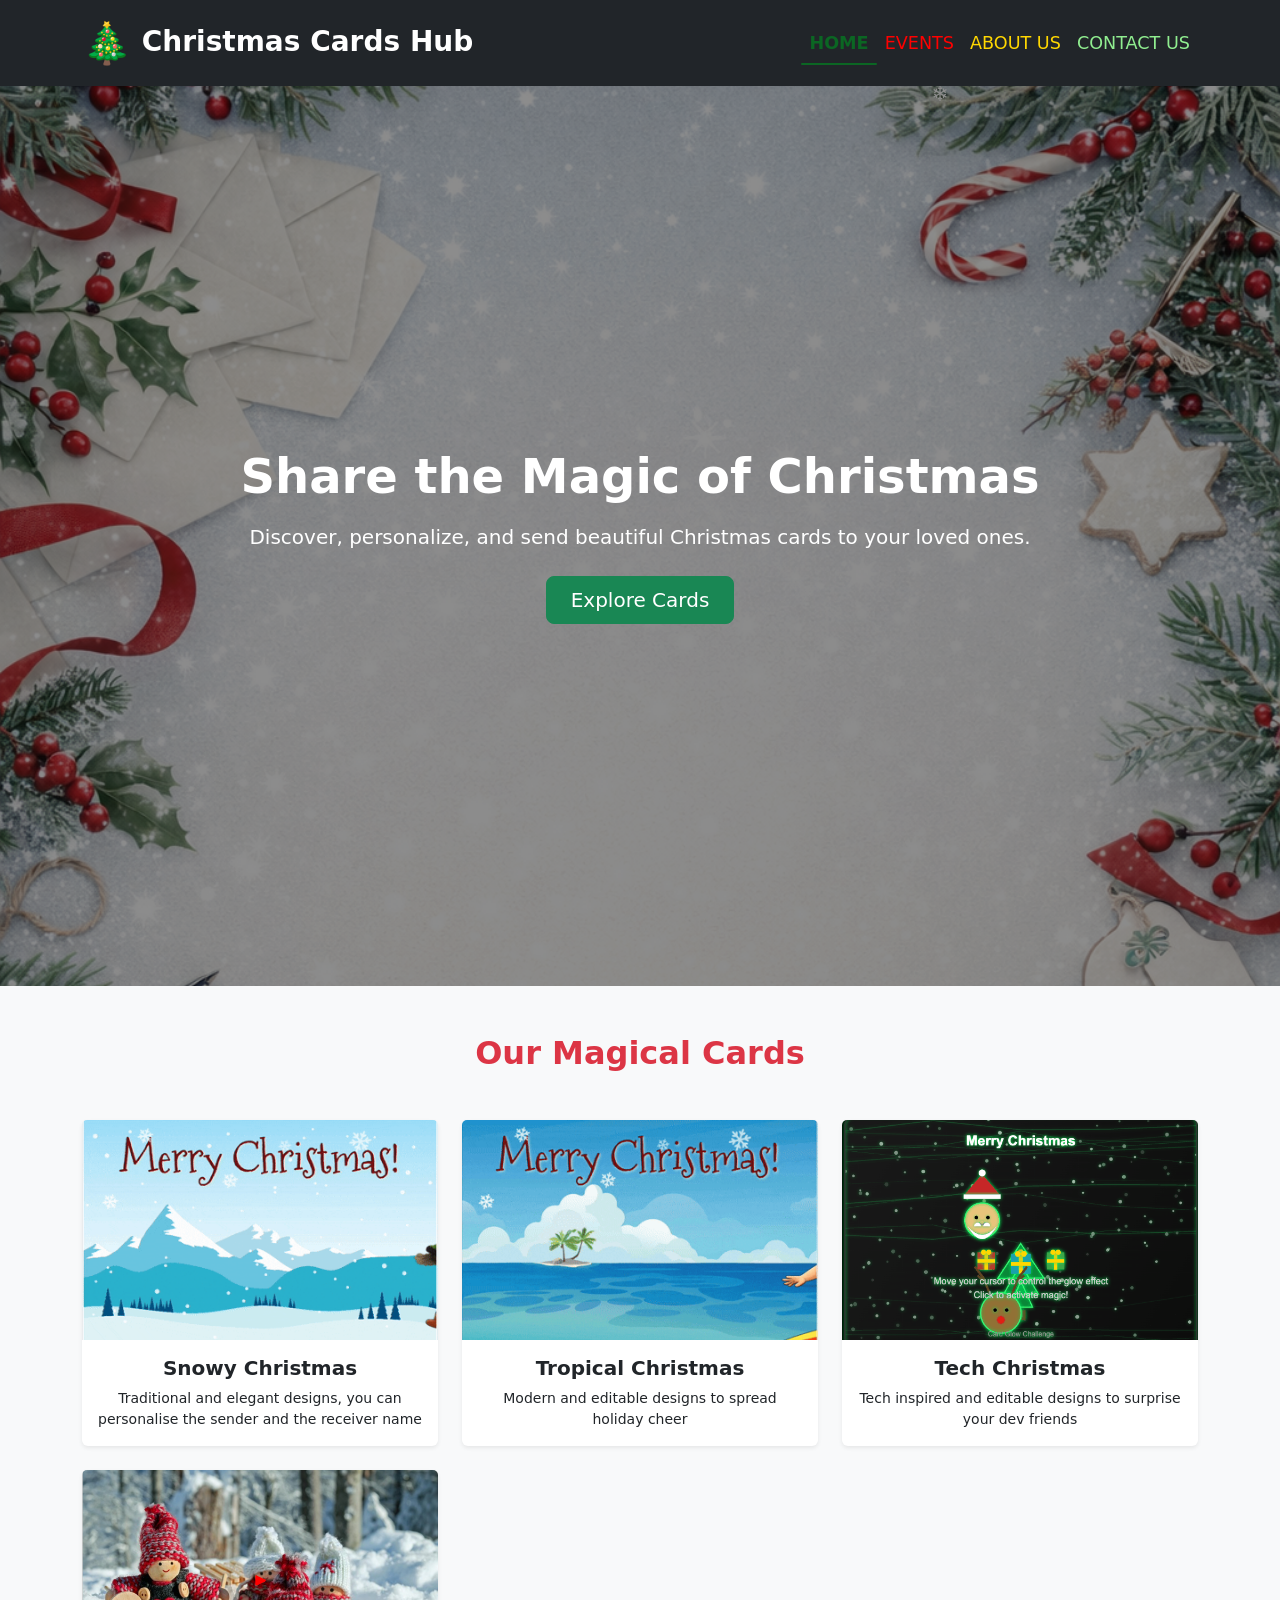
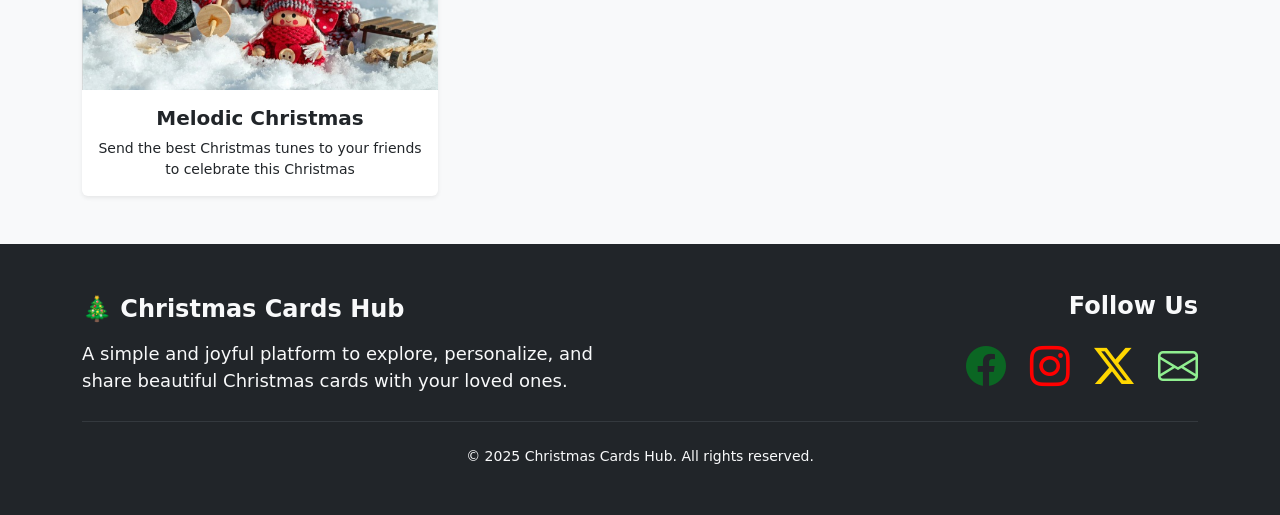
<file: index.html>
<!DOCTYPE html>
<html lang="en">

<head>
  <meta charset="UTF-8">
  <meta name="viewport" content="width=device-width, initial-scale=1.0">

  <link href="https://cdn.jsdelivr.net/npm/bootstrap@5.3.8/dist/css/bootstrap.min.css" rel="stylesheet"
    integrity="sha384-sRIl4kxILFvY47J16cr9ZwB07vP4J8+LH7qKQnuqkuIAvNWLzeN8tE5YBujZqJLB" crossorigin="anonymous">
  <link href="https://cdn.jsdelivr.net/npm/bootstrap-icons@1.11.3/font/bootstrap-icons.css" rel="stylesheet">
  <link rel="stylesheet" href="assets/css/main.css">

  <title>HOME - Christmas Cards Hub</title>
</head>

<body class="d-flex flex-column min-vh-100">
  <!-- Header -->
  <header>
    <nav class="navbar navbar-expand-lg navbar-dark bg-dark shadow-sm">
      <div class="container">
        <a class="navbar-brand fw-bold" href="index.html">
            Christmas Cards Hub
        </a>
        <button class="navbar-toggler" type="button" data-bs-toggle="collapse" data-bs-target="#mainNavbar" aria-controls="mainNavbar" aria-expanded="false" aria-label="Toggle navigation">
          <span class="navbar-toggler-icon"></span>
        </button>
        <div class="collapse navbar-collapse justify-content-center justify-content-lg-end" id="mainNavbar">
          <ul class="navbar-nav mb-2 mb-lg-0 text-center">
            <li class="nav-item">
              <a class="nav-link" href="index.html">HOME</a>
            </li>
            <li class="nav-item">
              <a class="nav-link" href="events.html">EVENTS</a>
            </li>
            <li class="nav-item">
              <a class="nav-link" href="about.html">ABOUT US</a>
            </li>
            <li class="nav-item">
              <a class="nav-link" href="#" data-bs-toggle="modal" data-bs-target="#contactModal">CONTACT US</a>
            </li>
          </ul>
        </div>
      </div>
    </nav>
  </header>

  <main class="flex-grow-1">
    <!-- Hero Section -->
    <section class="hero-section position-relative text-center text-white">
      <div class="hero-overlay"></div>
      <div class="container position-relative hero-content d-flex justify-content-center align-items-center flex-column"
        style="min-height: 100vh;">
        <h1 class="display-5 fw-bold mb-3">Share the Magic of Christmas</h1>
        <p class="lead mb-4">Discover, personalize, and send beautiful Christmas cards to your loved ones.</p>
        <a href="#our-magical-cards" class="btn btn-success btn-lg px-4">Explore Cards</a>
      </div>
    </section>

    <!-- Our Cards Section -->
    <section id="our-magical-cards" class="cards-section py-5">
      <div class="container">
        <div class="text-center mb-5">
          <h2 class="fw-bold text-danger">Our Magical Cards</h2>
        </div>
        <div class="row g-4">
          <!-- CARD -->
          <div class="col-sm-6 col-lg-4">
            <a href="editable-card1.html" class="text-decoration-none">
              <div class="card h-100 shadow-sm border-0">
                <img src="assets/images/cards/tree-card-preview.gif" loading="lazy" class="card-img-top" alt="Classic Christmas Card">
                <div class="card-body text-center">
                  <h5 class="card-title">Snowy Christmas</h5>
                  <p class="card-text small">Traditional and elegant designs, you can personalise the sender and the receiver name</p>
                </div>
              </div>
            </a>
          </div>

          <!-- CARD -->
          <div class="col-sm-6 col-lg-4">
            <a href="editable-card2.html" class="text-decoration-none">
              <div class="card h-100 shadow-sm border-0">
                <img src="assets/images/cards/santa-card-preview.gif" loading="lazy" class="card-img-top" alt="Tropical Christmas Card">
                <div class="card-body text-center">
                  <h5 class="card-title">Tropical Christmas</h5>
                  <p class="card-text small">Modern and editable designs to spread holiday cheer</p>
                </div>
              </div>
            </a>
          </div>

          <!-- CARD -->
          <div class="col-sm-6 col-lg-4">
            <a href="cards2d.html" class="text-decoration-none">
              <div class="card h-100 shadow-sm border-0">
                <img src="assets/images/cards/tech-card-preview.gif" loading="lazy" class="card-img-top" alt="Tech Christmas Card">
                <div class="card-body text-center">
                  <h5 class="card-title">Tech Christmas</h5>
                  <p class="card-text small">Tech inspired and editable designs to surprise your dev friends</p>
                </div>
              </div>
            </a>
          </div>

          <!-- CARD -->
          <div class="col-sm-6 col-lg-4">
            <a href="hana-audio-card.html" class="text-decoration-none">
              <div class="card h-100 shadow-sm border-0">
                <img src="assets/images/cards/sound-card-preview.png" loading="lazy" class="card-img-top" alt="Melodic Christmas Card">
                <div class="card-body text-center">
                  <h5 class="card-title">Melodic Christmas</h5>
                  <p class="card-text small">Send the best Christmas tunes to your friends to celebrate this Christmas</p>
                </div>
              </div>
            </a>
          </div>


        </div>
      </div>
    </section>
    </main>


  


    <!-- Contact Modal -->
<div 
  class="modal fade" 
  id="contactModal" 
  role="dialog" 
  data-bs-backdrop="static" 
  data-bs-keyboard="false" 
  tabindex="-1" 
  aria-labelledby="contactModalLabel" 
  aria-hidden="true"
>
  <div class="modal-dialog modal-dialog-centered">
    <div class="modal-content">

      <!-- Modal Header -->
      <div class="modal-header">
        <h5 class="modal-title" id="contactModalLabel">Contact Us</h5>
        <button 
          type="button" 
          class="btn-close" 
          data-bs-dismiss="modal" 
          aria-label="Close"
        ></button>
      </div>

      <!-- Modal Body -->
      <div class="modal-body d-flex justify-content-center">
        <form id="christmasContactForm">
          <!-- Name Field -->
          <div class="mb-3">
            <label class="form-label" for="name">Your Name</label>
            <input 
              type="text" 
              class="form-control" 
              id="name" 
              placeholder="Enter your name" 
              required
            />
          </div>
          <!-- Email Field -->
          <div class="mb-3">
            <label class="form-label" for="email">Your Email</label>
            <input 
              type="email" 
              class="form-control" 
              id="email" 
              placeholder="Enter your email" 
              required
            />
          </div>
          <!-- Message Field -->
          <div class="mb-3">
            <label class="form-label" for="message">Your Message</label>
            <textarea 
              class="form-control" 
              id="message" 
              rows="3" 
              placeholder="Write your message" 
              required
            ></textarea>
          </div>
          <!-- Submit Button -->
          <div class="text-end">
            <button type="submit" class="btn btn-success">
              Send
            </button>
          </div>
        </form>
      </div>
    </div>
  </div>
</div>

<!-- Success Toast -->
<div 
  class="toast align-items-center text-bg-success border-0 position-fixed p-1" 
  id="successToast" 
  role="alert" 
  aria-live="assertive" 
  aria-atomic="true" 
  style="top: 82px; right: 1%; display: none;"
>
  <div class="d-flex">
    <div class="toast-body text-center">
      Thank you for sending us a message!
    </div>
    <button 
      type="button" 
      class="btn-close btn-close-white me-2 m-auto" 
      data-bs-dismiss="toast" 
      aria-label="Close"
    ></button>
  </div>
</div>

  <!-- Footer -->
  <footer class="bg-dark text-light mt-auto">
    <div class="container py-5">
      <div class="row align-items-center gy-4">
        <div class="col-md-6 text-center text-md-start">
          <h5 class="footer-title mb-3">🎄 Christmas Cards Hub</h5>
          <p class="footer-text mb-0">A simple and joyful platform to explore, personalize, and share beautiful
            Christmas cards with your loved ones.</p>
        </div>
        <div class="col-md-6 text-center text-md-end">
          <h5 class="footer-title mb-3">Follow Us</h5>
          <div class="d-flex justify-content-center justify-content-md-end gap-4">
            <a href="https://www.facebook.com/" class="footer-icon" aria-label="Facebook"><i
                class="bi bi-facebook"></i></a>
            <a href="https://www.instagram.com/" class="footer-icon" aria-label="Instagram"><i
                class="bi bi-instagram"></i></a>
            <a href="https://x.com/" class="footer-icon" aria-label="Twitter"><i class="bi bi-twitter-x"></i></a>
            <a href="mailto:test@test.test" class="footer-icon" aria-label="Email"><i class="bi bi-envelope"></i></a>
          </div>
        </div>
      </div>
      <hr class="border-secondary my-4">
      <div class="text-center small">© 2025 Christmas Cards Hub. All rights reserved.</div>
    </div>
  </footer>

  <script src="https://cdn.jsdelivr.net/npm/bootstrap@5.3.8/dist/js/bootstrap.bundle.min.js"
    integrity="sha384-FKyoEForCGlyvwx9Hj09JcYn3nv7wiPVlz7YYwJrWVcXK/BmnVDxM+D2scQbITxI"
    crossorigin="anonymous"></script>
  <script src="assets/js/main.js"></script>
    <script src="assets/js/contact-modal.js"></script>

</body>

</html>
</file>
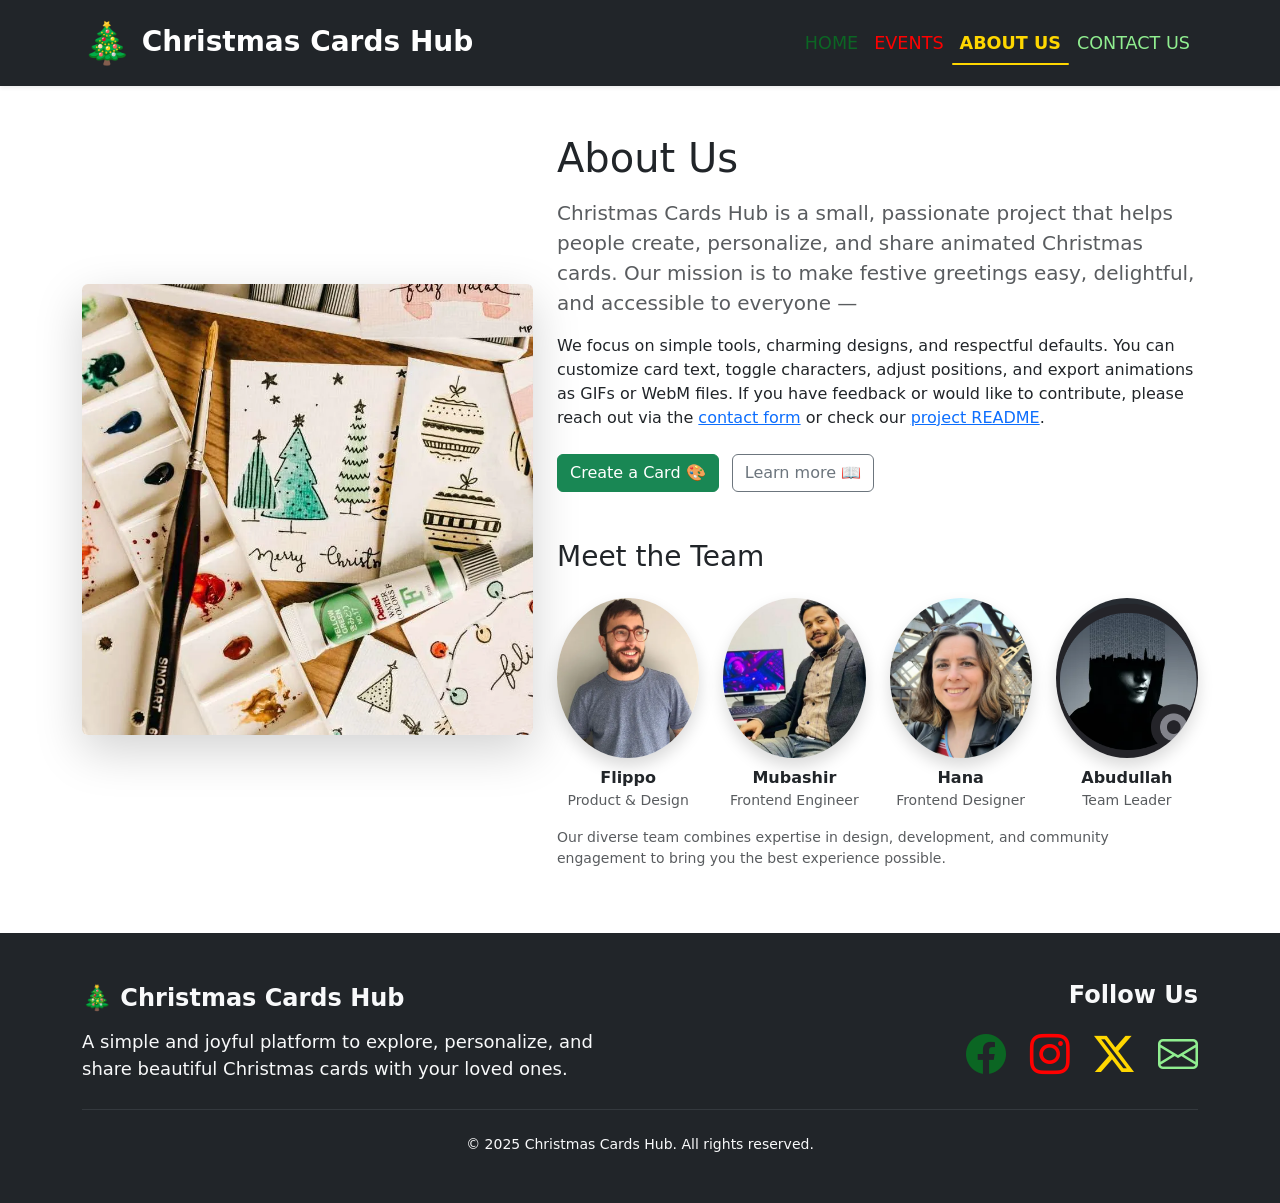
<file: about.html>
<!DOCTYPE html>
<html lang="en">
<head>
  <meta charset="UTF-8">
  <meta name="viewport" content="width=device-width, initial-scale=1.0">

  <link
    href="https://cdn.jsdelivr.net/npm/bootstrap@5.3.8/dist/css/bootstrap.min.css"
    rel="stylesheet"
    integrity="sha384-sRIl4kxILFvY47J16cr9ZwB07vP4J8+LH7qKQnuqkuIAvNWLzeN8tE5YBujZqJLB"
    crossorigin="anonymous"
  >
  <link
    href="https://cdn.jsdelivr.net/npm/bootstrap-icons@1.11.3/font/bootstrap-icons.css"
    rel="stylesheet"
  >
  <link rel="stylesheet" href="assets/css/main.css">
  <title>ABOUT US - Christmas Cards Hub</title>
</head>

<body class="d-flex flex-column min-vh-100">
  <!-- Header -->
  <header>
   <nav class="navbar navbar-expand-lg navbar-dark bg-dark shadow-sm">
      <div class="container">
        <a class="navbar-brand fw-bold" href="index.html">
            Christmas Cards Hub
        </a>
        <button class="navbar-toggler" type="button" data-bs-toggle="collapse" data-bs-target="#mainNavbar" aria-controls="mainNavbar" aria-expanded="false" aria-label="Toggle navigation">
          <span class="navbar-toggler-icon"></span>
        </button>
        <div class="collapse navbar-collapse justify-content-center justify-content-lg-end" id="mainNavbar">
          <ul class="navbar-nav mb-2 mb-lg-0 text-center">
            <li class="nav-item">
              <a class="nav-link" href="index.html">HOME</a>
            </li>
            <li class="nav-item">
              <a class="nav-link" href="events.html">EVENTS</a>
            </li>
            <li class="nav-item">
              <a class="nav-link" href="about.html">ABOUT US</a>
            </li>
            <li class="nav-item">
              <a class="nav-link" href="#" data-bs-toggle="modal" data-bs-target="#contactModal">CONTACT US</a>
            </li>
          </ul>
        </div>
      </div>
    </nav>
  </header>

  <main class="flex-grow-1">
    <!-- About Section -->
    <section class="py-5" aria-labelledby="about-heading">
      <div class="container">
        <div class="row align-items-center gy-4">
          <div class="col-md-5">
            <img
              src="assets/images/about.webp"
              alt="Festive illustration representing Christmas Cards Hub"
              class="img-fluid rounded shadow-lg"
            />
          </div>

          <div class="col-md-7">
            <h1 id="about-heading" class="display-6 mb-3">About Us</h1>
            <p class="lead text-muted">
              Christmas Cards Hub is a small, passionate project that helps
              people create, personalize, and share animated Christmas cards.
              Our mission is to make festive greetings easy, delightful, and
              accessible to everyone — 
            </p>

            <p>
              We focus on simple tools, charming designs, and respectful
              defaults. You can customize card text, toggle characters, adjust
              positions, and export animations as GIFs or WebM files. If you
              have feedback or would like to contribute, please reach out via
              the <a href="#" data-bs-toggle="modal" data-bs-target="#contactModal">contact form</a>
              or check our <a href="https://github.com/alakeldev/Christmas-Cards-Hub/blob/main/README.md">project README</a>.
            </p>

            <div class="mt-4">
              <a href="index.html" class="btn btn-success me-2">Create a Card 🎨</a>
              <a href="https://github.com/alakeldev/Christmas-Cards-Hub/blob/main/README.md" class="btn btn-outline-secondary">Learn more 📖</a>
            </div>
            
            <!-- Meet the Team -->
            <section class="mt-5" aria-labelledby="team-heading">
              <h2 id="team-heading" class="h3 mb-4">Meet the Team</h2>

              <div class="row gy-4">
                <div class="col-6 col-md-3 text-center">
                  <img src="assets/images/team/member1.webp" alt="Member 1" class="img-fluid rounded-circle shadow team-photo mb-2" />
                  <div class="fw-semibold">Flippo </div>
                  <div class="text-muted small">Product & Design</div>
                </div>

                <div class="col-6 col-md-3 text-center">
                  <img src="assets/images/team/member2.jpg" alt="Member 2" class="img-fluid rounded-circle shadow team-photo mb-2" />
                  <div class="fw-semibold">Mubashir</div>
                  <div class="text-muted small">Frontend Engineer</div>
                </div>

                <div class="col-6 col-md-3 text-center">
                  <img src="assets/images/team/member3.webp" alt="Member 3" class="img-fluid rounded-circle shadow team-photo mb-2" />
                  <div class="fw-semibold">Hana</div>
                  <div class="text-muted small">Frontend Designer</div>
                </div>

                <div class="col-6 col-md-3 text-center">
                  <img src="assets/images/team/member4.webp" alt="Member 4" class="img-fluid rounded-circle shadow team-photo mb-2" />
                  <div class="fw-semibold">Abudullah</div>
                  <div class="text-muted small">Team Leader</div>
                </div>
              </div>
              <p class="mt-3 small text-muted">
                Our diverse team combines expertise in design, development, and
                community engagement to bring you the best experience possible.
              </p>
            </section>
          </div>
        </div>
      </div>
    </section>

  </main>

 

<!-- Contact Modal -->
<div 
  class="modal fade" 
  id="contactModal" 
  role="dialog" 
  data-bs-backdrop="static" 
  data-bs-keyboard="false" 
  tabindex="-1" 
  aria-labelledby="contactModalLabel" 
  aria-hidden="true"
>
  <div class="modal-dialog modal-dialog-centered">
    <div class="modal-content">

      <!-- Modal Header -->
      <div class="modal-header">
        <h5 class="modal-title" id="contactModalLabel">Contact Us</h5>
        <button 
          type="button" 
          class="btn-close" 
          data-bs-dismiss="modal" 
          aria-label="Close"
        ></button>
      </div>

      <!-- Modal Body -->
      <div class="modal-body d-flex justify-content-center">
        <form id="christmasContactForm">
          <!-- Name Field -->
          <div class="mb-3">
            <label class="form-label" for="name">Your Name</label>
            <input 
              type="text" 
              class="form-control" 
              id="name" 
              placeholder="Enter your name" 
              required
            />
          </div>
          <!-- Email Field -->
          <div class="mb-3">
            <label class="form-label" for="email">Your Email</label>
            <input 
              type="email" 
              class="form-control" 
              id="email" 
              placeholder="Enter your email" 
              required
            />
          </div>
          <!-- Message Field -->
          <div class="mb-3">
            <label class="form-label" for="message">Your Message</label>
            <textarea 
              class="form-control" 
              id="message" 
              rows="3" 
              placeholder="Write your message" 
              required
            ></textarea>
          </div>
          <!-- Submit Button -->
          <div class="text-end">
            <button type="submit" class="btn btn-success">
              Send
            </button>
          </div>
        </form>
      </div>
    </div>
  </div>
</div>

<!-- Success Toast -->
<div 
  class="toast align-items-center text-bg-success border-0 position-fixed p-1" 
  id="successToast" 
  role="alert" 
  aria-live="assertive" 
  aria-atomic="true" 
  style="top: 82px; right: 1%; display: none;"
>
  <div class="d-flex">
    <div class="toast-body text-center">
      Thank you for sending us a message!
    </div>
    <button 
      type="button" 
      class="btn-close btn-close-white me-2 m-auto" 
      data-bs-dismiss="toast" 
      aria-label="Close"
    ></button>
  </div>
</div>


  <!-- Footer -->
  <footer class="bg-dark text-light mt-auto">
    <div class="container py-5">
      <div class="row align-items-center gy-4">
        <div class="col-md-6 text-center text-md-start">
          <h5 class="footer-title mb-3">🎄 Christmas Cards Hub</h5>
          <p class="footer-text mb-0">
            A simple and joyful platform to explore, personalize, and share
            beautiful Christmas cards with your loved ones.
          </p>
        </div>

        <div class="col-md-6 text-center text-md-end">
          <h5 class="footer-title mb-3">Follow Us</h5>
          <div class="d-flex justify-content-center justify-content-md-end gap-4">
            <a href="https://www.facebook.com/" class="footer-icon" aria-label="Facebook"><i class="bi bi-facebook"></i></a>
            <a href="https://www.instagram.com/" class="footer-icon" aria-label="Instagram"><i class="bi bi-instagram"></i></a>
            <a href="https://x.com/" class="footer-icon" aria-label="Twitter"><i class="bi bi-twitter-x"></i></a>
            <a href="mailto:test@test.test" class="footer-icon" aria-label="Email"><i class="bi bi-envelope"></i></a>
          </div>
        </div>
      </div>

      <hr class="border-secondary my-4">

      <div class="text-center small">
        © 2025 Christmas Cards Hub. All rights reserved.
      </div>
    </div>
  </footer>
  <script
    src="https://cdn.jsdelivr.net/npm/bootstrap@5.3.8/dist/js/bootstrap.bundle.min.js"
    integrity="sha384-FKyoEForCGlyvwx9Hj09JcYn3nv7wiPVlz7YYwJrWVcXK/BmnVDxM+D2scQbITxI"
    crossorigin="anonymous"
  ></script>
  <script src="assets/js/main.js"></script>
    <script src="assets/js/contact-modal.js"></script>


</body>
</html>
</file>
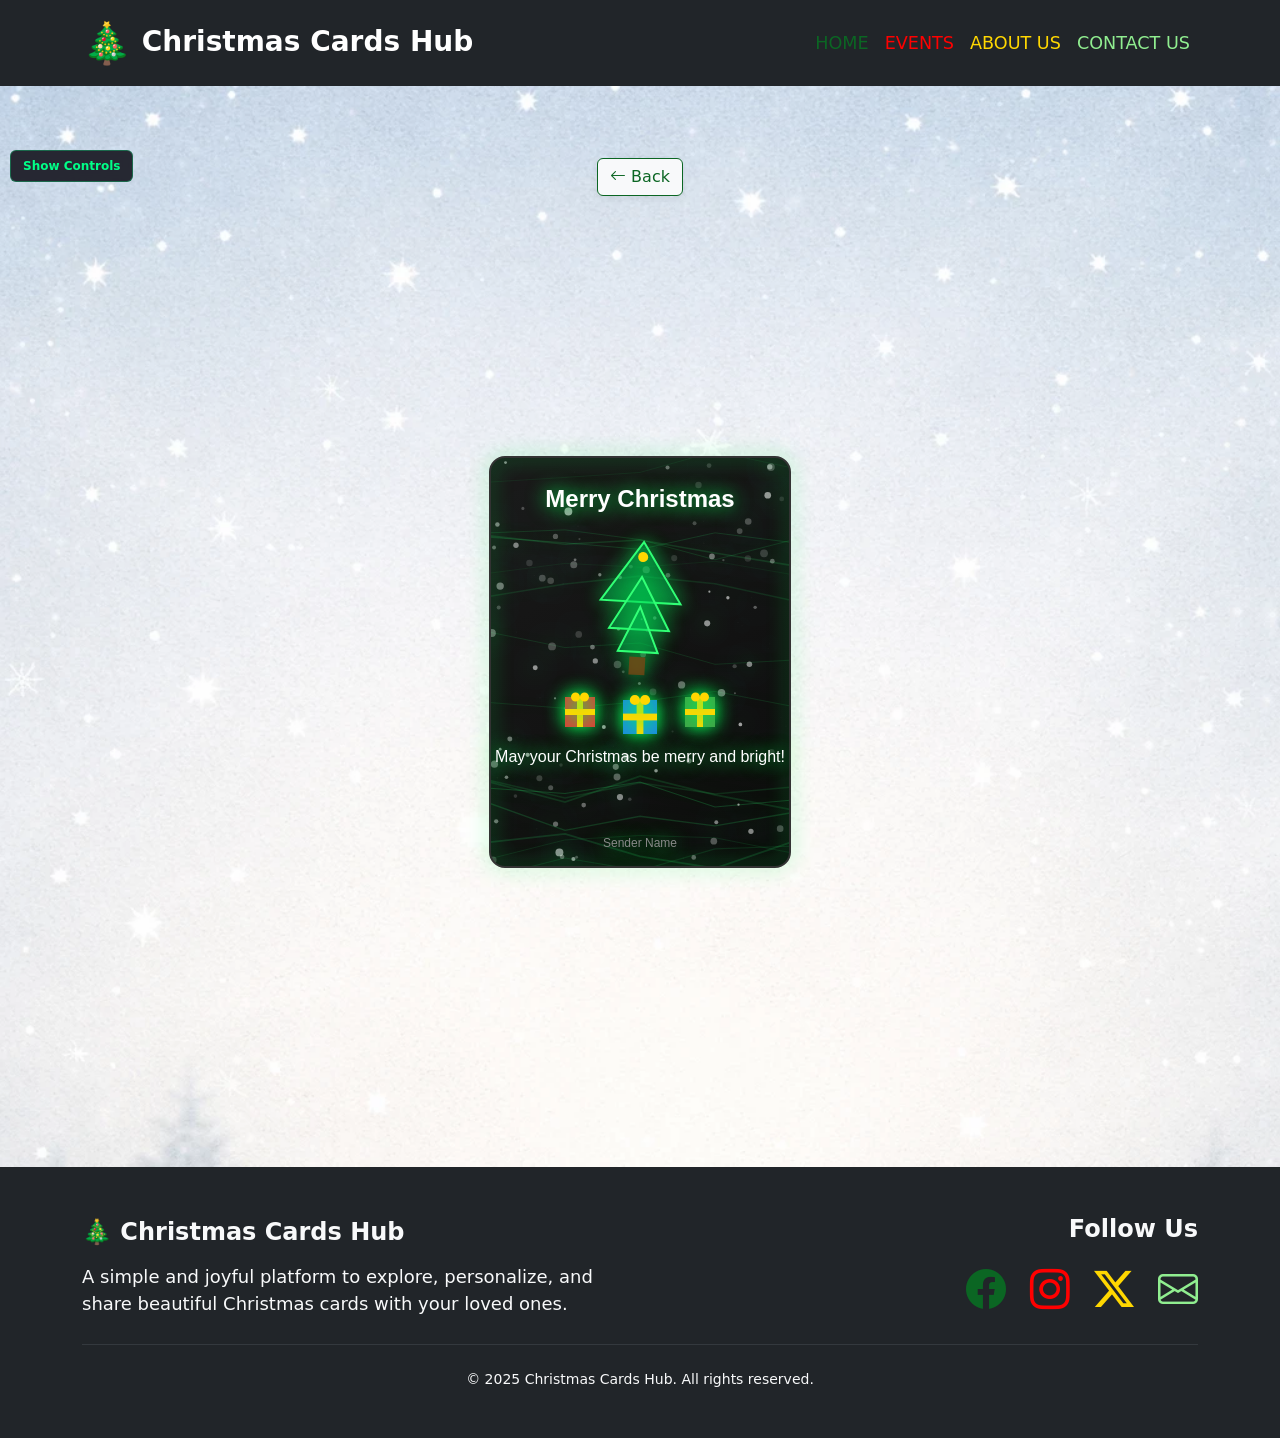
<file: cards2d.html>
<!DOCTYPE html>
<html lang="en">
<head>
  <meta charset="UTF-8">
  <meta name="viewport" content="width=device-width, initial-scale=1.0">

  <link
    href="https://cdn.jsdelivr.net/npm/bootstrap@5.3.8/dist/css/bootstrap.min.css"
    rel="stylesheet"
    integrity="sha384-sRIl4kxILFvY47J16cr9ZwB07vP4J8+LH7qKQnuqkuIAvNWLzeN8tE5YBujZqJLB"
    crossorigin="anonymous"
  >
  <link
    href="https://cdn.jsdelivr.net/npm/bootstrap-icons@1.11.3/font/bootstrap-icons.css"
    rel="stylesheet"
  >
  <link rel="stylesheet" href="assets/css/main.css">
  <link rel="stylesheet" href="assets/css/style-2d.css">
  

  <title>MAKE YOUR OWN CARD - Christmas Cards Hub</title>
</head>

<body class="d-flex flex-column min-vh-100">
  <!-- Header -->
  <header>
    <nav class="navbar navbar-expand-lg navbar-dark bg-dark shadow-sm">
      <div class="container">
        <a class="navbar-brand fw-bold" href="index.html">
            Christmas Cards Hub
        </a>
        <button class="navbar-toggler" type="button" data-bs-toggle="collapse" data-bs-target="#mainNavbar" aria-controls="mainNavbar" aria-expanded="false" aria-label="Toggle navigation">
          <span class="navbar-toggler-icon"></span>
        </button>
        <div class="collapse navbar-collapse justify-content-center justify-content-lg-end" id="mainNavbar">
          <ul class="navbar-nav mb-2 mb-lg-0 text-center">
            <li class="nav-item">
              <a class="nav-link" href="index.html">HOME</a>
            </li>
            <li class="nav-item">
              <a class="nav-link" href="events.html">EVENTS</a>
            </li>
            <li class="nav-item">
              <a class="nav-link" href="about.html">ABOUT US</a>
            </li>
            <li class="nav-item">
              <a class="nav-link" href="#" data-bs-toggle="modal" data-bs-target="#contactModal">CONTACT US</a>
            </li>
          </ul>
        </div>
      </div>
    </nav>
  </header>

<main class="flex-grow-1 min-vh-100 ">
  <!-- Cards 2D Section -->
  <section class="cards-section py-5 editable-card-main position-relative">
    <div class="back-btn-container d-flex justify-content-center gap-2">
      <a href="index.html" class="btn btn-light back-btn-styled" title="Back to Home">
        <i class="bi bi-arrow-left"></i> Back
      </a>
    </div>
    <canvas id="cardCanvas"></canvas>
  </section>
</main>

 


<!-- Contact Modal -->
<div 
  class="modal fade" 
  id="contactModal" 
  role="dialog" 
  data-bs-backdrop="static" 
  data-bs-keyboard="false" 
  tabindex="-1" 
  aria-labelledby="contactModalLabel" 
  aria-hidden="true"
>
  <div class="modal-dialog modal-dialog-centered">
    <div class="modal-content">

      <!-- Modal Header -->
      <div class="modal-header">
        <h5 class="modal-title" id="contactModalLabel">Contact Us</h5>
        <button 
          type="button" 
          class="btn-close" 
          data-bs-dismiss="modal" 
          aria-label="Close"
        ></button>
      </div>

      <!-- Modal Body -->
      <div class="modal-body d-flex justify-content-center">
        <form id="christmasContactForm">
          <!-- Name Field -->
          <div class="mb-3">
            <label class="form-label" for="name">Your Name</label>
            <input 
              type="text" 
              class="form-control" 
              id="name" 
              placeholder="Enter your name" 
              required
            />
          </div>
          <!-- Email Field -->
          <div class="mb-3">
            <label class="form-label" for="email">Your Email</label>
            <input 
              type="email" 
              class="form-control" 
              id="email" 
              placeholder="Enter your email" 
              required
            />
          </div>
          <!-- Message Field -->
          <div class="mb-3">
            <label class="form-label" for="message">Your Message</label>
            <textarea 
              class="form-control" 
              id="message" 
              rows="3" 
              placeholder="Write your message" 
              required
            ></textarea>
          </div>
          <!-- Submit Button -->
          <div class="text-end">
            <button type="submit" class="btn btn-success">
              Send
            </button>
          </div>
        </form>
      </div>
    </div>
  </div>
</div>

<!-- Success Toast -->
<div 
  class="toast align-items-center text-bg-success border-0 position-fixed p-1" 
  id="successToast" 
  role="alert" 
  aria-live="assertive" 
  aria-atomic="true" 
  style="top: 82px; right: 1%; display: none;"
>
  <div class="d-flex">
    <div class="toast-body text-center">
      Thank you for sending us a message!
    </div>
    <button 
      type="button" 
      class="btn-close btn-close-white me-2 m-auto" 
      data-bs-dismiss="toast" 
      aria-label="Close"
    ></button>
  </div>
</div>

  <!-- Footer -->
  <footer class="bg-dark text-light mt-auto">
    <div class="container py-5">
      <div class="row align-items-center gy-4">
        <div class="col-md-6 text-center text-md-start">
          <h5 class="footer-title mb-3">🎄 Christmas Cards Hub</h5>
          <p class="footer-text mb-0">A simple and joyful platform to explore, personalize, and share beautiful Christmas cards with your loved ones.</p>
        </div>
        <div class="col-md-6 text-center text-md-end">
          <h5 class="footer-title mb-3">Follow Us</h5>
          <div class="d-flex justify-content-center justify-content-md-end gap-4">
            <a href="https://www.facebook.com/" class="footer-icon" aria-label="Facebook"><i class="bi bi-facebook"></i></a>
            <a href="https://www.instagram.com/" class="footer-icon" aria-label="Instagram"><i class="bi bi-instagram"></i></a>
            <a href="https://x.com/" class="footer-icon" aria-label="Twitter"><i class="bi bi-twitter-x"></i></a>
            <a href="mailto:test@test.test" class="footer-icon" aria-label="Email"><i class="bi bi-envelope"></i></a>
          </div>
        </div>
      </div>
      <hr class="border-secondary my-4">
      <div class="text-center small">© 2025 Christmas Cards Hub. All rights reserved.</div>
    </div>
  </footer>

  <script src="https://cdn.jsdelivr.net/npm/bootstrap@5.3.8/dist/js/bootstrap.bundle.min.js" integrity="sha384-FKyoEForCGlyvwx9Hj09JcYn3nv7wiPVlz7YYwJrWVcXK/BmnVDxM+D2scQbITxI" crossorigin="anonymous"></script>
  <script src="assets/js/main.js"></script>
  <script src="assets/js/script-2d.js"></script>
      <script src="assets/js/contact-modal.js"></script>

  
</body>
</html>
</file>
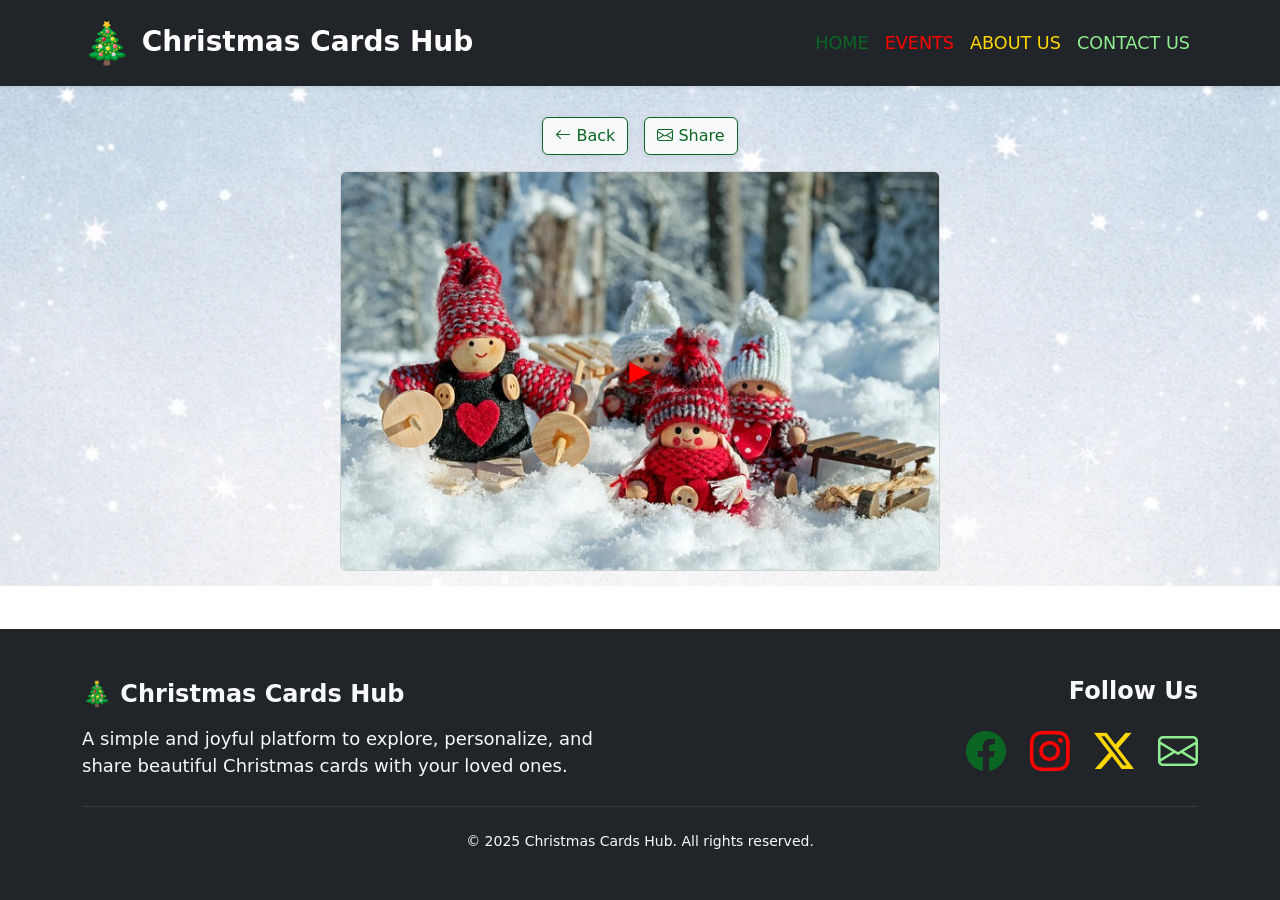
<file: hana-audio-card.html>
<!DOCTYPE html>
<html lang="en">
<head>
    <meta charset="UTF-8">
    <meta name="viewport" content="width=device-width, initial-scale=1.0">

    <link
    href="https://cdn.jsdelivr.net/npm/bootstrap@5.3.8/dist/css/bootstrap.min.css"
    rel="stylesheet"
    integrity="sha384-sRIl4kxILFvY47J16cr9ZwB07vP4J8+LH7qKQnuqkuIAvNWLzeN8tE5YBujZqJLB"
    crossorigin="anonymous"
  >

  <link
    href="https://cdn.jsdelivr.net/npm/bootstrap-icons@1.11.3/font/bootstrap-icons.css"
    rel="stylesheet"
  >
  <link rel="stylesheet" href="assets/css/main.css">
    <title>Merry Christmas</title>
</head>

<body class="d-flex flex-column min-vh-100">
     <header>
    <nav class="navbar navbar-expand-lg navbar-dark bg-dark shadow-sm">
      <div class="container">
        <a class="navbar-brand fw-bold" href="index.html">
            Christmas Cards Hub
        </a>
        <button class="navbar-toggler" type="button" data-bs-toggle="collapse" data-bs-target="#mainNavbar" aria-controls="mainNavbar" aria-expanded="false" aria-label="Toggle navigation">
          <span class="navbar-toggler-icon"></span>
        </button>
        <div class="collapse navbar-collapse justify-content-center justify-content-lg-end" id="mainNavbar">
          <ul class="navbar-nav mb-2 mb-lg-0 text-center">
            <li class="nav-item">
              <a class="nav-link" href="index.html">HOME</a>
            </li>
            <li class="nav-item">
              <a class="nav-link" href="events.html">EVENTS</a>
            </li>
            <li class="nav-item">
              <a class="nav-link" href="about.html">ABOUT US</a>
            </li>
            <li class="nav-item">
              <a class="nav-link" href="#" data-bs-toggle="modal" data-bs-target="#contactModal">CONTACT US</a>
            </li>
          </ul>
        </div>
      </div>
    </nav>
  </header>

  <!-- card section -->

<main>




  <div class="editable-card-main">
 <div class="container-hana mx-auto" id="front-card">
  <div class="back-btn-container d-flex justify-content-center gap-3 mt-3">
    <a href="index.html" class="btn btn-light back-btn-styled" title="Back to Home">
      <i class="bi bi-arrow-left"></i> Back
    </a>
   
   <a href="mailto:test@test.test" class="btn btn-light back-btn-styled" title="Back to Home">
      <i class="bi bi-envelope"></i> Share
    </a>
  </div>
  <div class="screen-message" id="message-screen">
    <h1>Merry Christmas</h1>
    <p>May your special day be filled with love, happiness and joy</p>
    <button id="back-btn" class="btn btn-light">Back</button>
    
     
  </div>
    <!-- front card -->
    <div class="card active">
  <div class="card-img position-relative">
    <img src="assets/images/doll-figures.jpg" class="img-fluid  w-100 h-100 overflow-hidden" alt="doll-figures">
    <button id="play-btn" class="btn btn-light position-absolute">▶</button> 
   
  </div>
  </div>
</div> 
</div>

</main>




<!-- Contact Modal -->
<div 
  class="modal fade" 
  id="contactModal" 
  role="dialog" 
  data-bs-backdrop="static" 
  data-bs-keyboard="false" 
  tabindex="-1" 
  aria-labelledby="contactModalLabel" 
  aria-hidden="true"
>
  <div class="modal-dialog modal-dialog-centered">
    <div class="modal-content">

      <!-- Modal Header -->
      <div class="modal-header">
        <h5 class="modal-title" id="contactModalLabel">Contact Us</h5>
        <button 
          type="button" 
          class="btn-close" 
          data-bs-dismiss="modal" 
          aria-label="Close"
        ></button>
      </div>

      <!-- Modal Body -->
      <div class="modal-body d-flex justify-content-center">
        <form id="christmasContactForm">
          <!-- Name Field -->
          <div class="mb-3">
            <label class="form-label" for="name">Your Name</label>
            <input 
              type="text" 
              class="form-control" 
              id="name" 
              placeholder="Enter your name" 
              required
            />
          </div>
          <!-- Email Field -->
          <div class="mb-3">
            <label class="form-label" for="email">Your Email</label>
            <input 
              type="email" 
              class="form-control" 
              id="email" 
              placeholder="Enter your email" 
              required
            />
          </div>
          <!-- Message Field -->
          <div class="mb-3">
            <label class="form-label" for="message">Your Message</label>
            <textarea 
              class="form-control" 
              id="message" 
              rows="3" 
              placeholder="Write your message" 
              required
            ></textarea>
          </div>
          <!-- Submit Button -->
          <div class="text-end">
            <button type="submit" class="btn btn-success">
              Send
            </button>
          </div>
        </form>
      </div>
    </div>
  </div>
</div>

<!-- Success Toast -->
<div 
  class="toast align-items-center text-bg-success border-0 position-fixed p-1" 
  id="successToast" 
  role="alert" 
  aria-live="assertive" 
  aria-atomic="true" 
  style="top: 82px; right: 1%; display: none;"
>
  <div class="d-flex">
    <div class="toast-body text-center">
      Thank you for sending us a message!
    </div>
    <button 
      type="button" 
      class="btn-close btn-close-white me-2 m-auto" 
      data-bs-dismiss="toast" 
      aria-label="Close"
    ></button>
  </div>
</div>

<!-- footer -->
 <footer class="bg-dark text-light mt-auto">
    <div class="container py-5">
      <div class="row align-items-center gy-4">
        <div class="col-md-6 text-center text-md-start">
          <h5 class="footer-title mb-3">🎄 Christmas Cards Hub</h5>
          <p class="footer-text mb-0">A simple and joyful platform to explore, personalize, and share beautiful Christmas cards with your loved ones.</p>
        </div>
        <div class="col-md-6 text-center text-md-end">
          <h5 class="footer-title mb-3">Follow Us</h5>
          <div class="d-flex justify-content-center justify-content-md-end gap-4">
            <a href="https://www.facebook.com/" class="footer-icon" aria-label="Facebook"><i class="bi bi-facebook"></i></a>
            <a href="https://www.instagram.com/" class="footer-icon" aria-label="Instagram"><i class="bi bi-instagram"></i></a>
            <a href="https://x.com/" class="footer-icon" aria-label="Twitter"><i class="bi bi-twitter-x"></i></a>
            <a href="mailto:test@test.test" class="footer-icon" aria-label="Email"><i class="bi bi-envelope"></i></a>
          </div>
        </div>
      </div>
      <hr class="border-secondary my-4">
      <div class="text-center small">© 2025 Christmas Cards Hub. All rights reserved.</div>
    </div>
  </footer>
<!-- bootstrap, js scripts -->
  <script src="https://cdn.jsdelivr.net/npm/bootstrap@5.3.8/dist/js/bootstrap.bundle.min.js" integrity="sha384-FKyoEForCGlyvwx9Hj09JcYn3nv7wiPVlz7YYwJrWVcXK/BmnVDxM+D2scQbITxI" crossorigin="anonymous"></script>
  <script src="assets/js/main.js"></script>
    <script src="assets/js/contact-modal.js"></script>

</body>
</html>
</file>
<file: assets/css/main.css>
/* Back button container spacing and style */
.back-btn-container {
  margin-top: 1.5rem;
  margin-bottom: 1rem;
}

.btn.btn-light.back-btn-styled {
  box-shadow: 0 2px 8px rgba(0,0,0,0.08);
  border: 1.5px solid #0B6623;
  color: #0B6623;
  font-weight: 500;
  transition: background 0.2s, color 0.2s, border 0.2s;
}
.btn.btn-light.back-btn-styled:hover, .btn.btn-light.back-btn-styled:focus {
  background: #0B6623;
  color: #fff;
  border-color: #0B6623;
}
/* ------------------- Back Button Styles ------------------- */
.back-btn:hover, .back-btn:focus {
  background: #0B6623;
  color: #fff;
  box-shadow: 0 4px 16px rgba(0,0,0,0.12);
}

@media (max-width: 767px) {
  .back-btn {
    width: 2rem;
    height: 2rem;
    font-size: 1rem;
    top: 0.5rem;
    left: 0.5rem;
    border-width: 1.5px;
  }
}

@media (min-width: 768px) and (max-width: 991px) {
  .back-btn {
    width: 2.25rem;
    height: 2.25rem;
    font-size: 1.1rem;
    top: 0.75rem;
    left: 0.75rem;
    border-width: 2px;
  }
}
/* ------------------- Back Button Styles ------------------- */
.back-btn {
  z-index: 10;
  border-radius: 50%;
  width: 2.5rem;
  height: 2.5rem;
  display: flex;
  align-items: center;
  justify-content: center;
  font-size: 1.25rem;
  box-shadow: 0 2px 8px rgba(0,0,0,0.08);
  transition: background 0.2s, box-shadow 0.2s, color 0.2s;
  position: absolute;
  top: 1rem;
  left: 1rem;
  background: #fff;
  color: #0B6623;
  border: 2px solid #0B6623;
}
.back-btn:hover, .back-btn:focus {
  background: #0B6623;
  color: #fff;
  box-shadow: 0 4px 16px rgba(0,0,0,0.12);
}
/* ------------------- Layout Visualisation ------------------- */

/* .container div,
.container-fluid div,
.col {
  border: 1px solid rgba(0, 0, 0, 01);
} */


/* ------------------- Navbar Brand & Tree Emoji ------------------- */
.navbar-brand {
  font-weight: 600;
  font-size: 1.25rem;
}

.navbar-brand::before {
  content: "🎄 ";
  display: inline-block;
  font-size: 1.5rem;
  vertical-align: middle;
}

@media (min-width: 768px) {
  .navbar-brand {
    font-size: 1.5rem;
  }

  .navbar-brand::before {
    font-size: 2rem;
  }
}

@media (min-width: 1200px) {
  .navbar-brand {
    font-size: 1.75rem;
  }

  .navbar-brand::before {
    font-size: 2.5rem;
  }
}

/* ------------------- Navbar Links ------------------- */
.navbar-nav .nav-link {
  position: relative;
  font-size: 0.95rem;
  transition: color 0.3s ease;
}

.navbar-nav .nav-item:nth-child(1) .nav-link {
  color: #0B6623;
}

.navbar-nav .nav-item:nth-child(2) .nav-link {
  color: #FF0000;
}

.navbar-nav .nav-item:nth-child(3) .nav-link {
  color: #FFD700;
}

.navbar-nav .nav-item:nth-child(4) .nav-link {
  color: #90EE90;
}

.navbar-nav .nav-item:nth-child(1) .nav-link:hover {
  color: #075918;
}

.navbar-nav .nav-item:nth-child(2) .nav-link:hover {
  color: #B20000;
}

.navbar-nav .nav-item:nth-child(3) .nav-link:hover {
  color: #FFC107;
}

.navbar-nav .nav-item:nth-child(4) .nav-link:hover {
  color: #32CD32;
}

.navbar-nav .nav-link.active {
  font-weight: 600;
}

.navbar-nav .nav-link::after {
  content: "";
  position: absolute;
  left: 0;
  bottom: -0.5px;
  width: 0;
  height: 2px;
  border-radius: 2px;
  transition: width 0.3s ease;
}

.navbar-nav .nav-link.active::after {
  width: 100%;
}

.navbar-nav .nav-item:nth-child(1) .nav-link.active::after {
  background-color: #0B6623;
}

.navbar-nav .nav-item:nth-child(2) .nav-link.active::after {
  background-color: #FF0000;
}

.navbar-nav .nav-item:nth-child(3) .nav-link.active::after {
  background-color: #FFD700;
}

.navbar-nav .nav-item:nth-child(4) .nav-link.active::after {
  background-color: #90EE90;
}

@media (min-width: 768px) {
  .navbar-nav .nav-link {
    font-size: 1rem;
  }
}

@media (min-width: 1200px) {
  .navbar-nav .nav-link {
    font-size: 1.1rem;
  }
}

@media (max-width: 991px) {
  .navbar-nav {
    align-items: center;
  }
}

/* ------------------- Footer Styles ------------------- */
.footer-title {
  font-size: 1.1rem;
  font-weight: 600;
}

.footer-text {
  font-size: 0.9rem;
}

.footer-icon {
  font-size: 1.5rem;
  transition: color 0.3s ease, transform 0.3s ease;
}

.footer-icon:nth-child(1) {
  color: #0B6623;
}

.footer-icon:nth-child(2) {
  color: #FF0000;
}

.footer-icon:nth-child(3) {
  color: #FFD700;
}

.footer-icon:nth-child(4) {
  color: #90EE90;
}

.footer-icon:nth-child(1):hover {
  color: #075918;
  transform: translateY(-3px);
}

.footer-icon:nth-child(2):hover {
  color: #B20000;
  transform: translateY(-3px);
}

.footer-icon:nth-child(3):hover {
  color: #FFC107;
  transform: translateY(-3px);
}

.footer-icon:nth-child(4):hover {
  color: #32CD32;
  transform: translateY(-3px);
}

@media (min-width: 768px) {
  .footer-title {
    font-size: 1.25rem;
  }

  .footer-text {
    font-size: 1rem;
  }

  .footer-icon {
    font-size: 2rem;
  }
}

@media (min-width: 1200px) {
  .footer-title {
    font-size: 1.5rem;
  }

  .footer-text {
    font-size: 1.125rem;
  }

  .footer-icon {
    font-size: 2.5rem;
  }
}

@media (max-width: 767px) {
  .footer .row {
    text-align: center;
  }
}

@media (min-width: 768px) and (max-width: 1199px) {
  .footer .row {
    text-align: left;
  }
}

@media (min-width: 1200px) {
  .footer .col-md-6:first-child {
    text-align: left;
  }

  .footer .col-md-6:last-child {
    text-align: right;
  }
}

/* ------------------- Contact Modal & Toast------------------- */
 #toastMessage {
    z-index: 11;
  }

  .modal-header {
    background-color: #004d00;
  }

  .modal-title {
    color: #ffffff;
    font-weight: 600;
  }       

  .form-control {
    width: 250px !important;
  }

  .modal-body {
        background: url("../images/christmas-background.webp") center 7% / cover no-repeat;
  }

/* ------------------- Hero Section ------------------- */
.hero-section {
  min-height: 100vh;
  background: url("../images/christmas-background-2.png") center 7% / cover no-repeat;
  display: flex;
  align-items: center;
  justify-content: center;
  overflow: hidden;
}

.hero-overlay {
  position: absolute;
  inset: 0;
  background: rgba(0, 0, 0, 0.45);
  z-index: 1;
}

.hero-content {
  z-index: 3;
}

/* ------------------- Cards Section ------------------- */
.cards-section {
  background-color: #f8f9fa;
}

.cards-section .text-center h2 {
  color: #FF0000;
  /* red */
  font-weight: 700;
}

.cards-section .card-img-top {
  height: 220px;
  object-fit: cover;
}

.cards-section .card-title {
  font-weight: 600;
}

.cards-section .card {
  transition: transform 0.3s ease, box-shadow 0.3s ease;
}

.cards-section .card:hover {
  transform: translateY(-6px);
  box-shadow: 0 12px 30px rgba(0, 0, 0, 0.12);
}

.container-hana {
  max-width: 600px;
}


#front-card {
  position: relative;
  width: 100%;
  height:500px;
  display:flex;
  flex-direction: column;
  justify-content: center;
  align-items:center;
}

.screen-message{
  position: absolute;
  top: 50%;
  left: 50%;
  width: 100%;
  max-width: 600px;
  height: 400px;
  display:flex;
  transform:translate(-50%, -50%);
  flex-direction:column;
  justify-content: center;
  align-items: center;
  z-index: 1;
  opacity: 0;
  transition: opacity 0.5s ease;
  background-color: #f4eaeaff;
  overflow: hidden; /* Prevents ::before overflow if any */
}

.screen-message::before {
  content: "";
  position: absolute;
  top: 0;
  left: 0;
  width: 100%;
  height: 100%;
  background: url("../images/doll-figures.jpg") center 7% / cover no-repeat;
  opacity: 0.2; /* Adjust this value to control the background's transparency */
  z-index: -1; /* Ensures it stays behind the content */
  transition: opacity 0.9s ease; /* Optional transition for a smooth effect */
}

/* buttons back and share to work on mobile size */
.screen-message {
  pointer-events: none;
}

.screen-message * {
  pointer-events: auto;
}

.card-img {
  border-radius: 5px;
  overflow: hidden;
}

.card-img img {
  object-fit: cover;
  width: 100%;
  height:100%;
}



#play-btn {
  top: 50%;
  left: 50%;
  transform: translate(-50%, -50%);
  padding: 0;
  border-radius: 50%;
  z-index: 2;
  width: 100px;
  height: 100px;
  background: none;
  outline: none;
  border: none;
  font-size: 28px;
  display: flex;
  align-items: center;
  justify-content: center;
  box-shadow: 0 6px 12px rgba(0, 0, 0, 0.3);
  color: red;
}



/* ------------------- Responsive Hero Text ------------------- */
@media (max-width: 768px) {
  .hero-section h1 {
    font-size: 2rem;
  }
}

/* ------------------- Snow Animation using fade-out ------------------- */
.snowflake {
  position: absolute;
  color: white;
  user-select: none;
  pointer-events: none;
  animation-name: fallFade;
  animation-timing-function: linear;
  animation-iteration-count: infinite;
}

@keyframes fallFade {
  0% {
    transform: translateY(-10vh) rotate(0deg);
    opacity: 0;
  }

  10% {
    opacity: 1;
  }

  80% {
    opacity: 1;
  }

  100% {
    transform: translateY(110vh) rotate(360deg);
    opacity: 0;
  }
}


/* ------------------- Editable Card Page Styles ------------------- */

/* ---- Card ---- */


.editable-card-main {
    background: url("../images/christmas-background.webp") center 7% / cover no-repeat;
}

.editable-card-main .container-fluid {
    max-width: 1200px;
}

.card-container {
  position: relative;
  /* Ensure the container acts as the reference point */
  /* left: calc(50% - 150px); */
  overflow: hidden;
  /* Prevent any part of the image from being visible outside the container */
  height: 200px;
  width: 300px;
}

.tree-card {
  background: url(../images/cards/input-card/card1-background.jpg) center / cover no-repeat;
}

.santa-card {
  background: url(../images/cards/input-card/card2-background.jpg) center / cover no-repeat;
}

.merry-christmas {
  font-family: 'Mountains of Christmas', cursive;
  font-size: 2.3rem;
  color: #801414;
  text-shadow: 2px 2px 4px rgba(206, 243, 220, 0.7);
  z-index: 1;
}

.input-text {
  font-family: 'Mountains of Christmas';
  font-size: 1rem;
  color: #801414;
  margin-top: 7%;
  animation: appearText 20s linear forwards;
}

.input-text2 {
  font-family: 'Mountains of Christmas';
  font-size: 1rem;
  color: #801414;
  margin-top: 1%;
  animation: appearText 20s linear forwards;
}

/* ------------------- Team Section ------------------- */
.team-photo {
  width: 160px;
  height: 160px;
  object-fit: cover;
}

@keyframes appearText {
  0% {
    opacity: 0;
  }

  39% {
    opacity: 0;
  }

  43% {
    opacity: 1;
  }
}

.snow1 {
  position: absolute;
  top: 7%;
  left: 15%;
  font-size: 12px;
  color: white;
  opacity: 0.8;
  animation: spin 13s linear infinite;
  z-index: 10;
}

.snow2 {
  position: absolute;
  top: 8%;
  right: 18%;
  font-size: 17px;
  color: white;
  opacity: 0.7;
  animation: spin 12s linear infinite;
  z-index: 10;
}

.snow3 {
  position: absolute;
  top: 12%;
  left: 55%;
  font-size: 9px;
  color: white;
  opacity: 0.6;
  animation: spin 11s linear infinite;
  z-index: 10;
}

.snow4 {
  position: absolute;
  top: 35%;
  left: 5%;
  font-size: 12px;
  color: white;
  opacity: 0.9;
  animation: spin 12s linear infinite;
}

.snow5 {
  position: absolute;
  top: 26%;
  left: 39%;
  font-size: 12px;
  color: white;
  opacity: 0.8;
  animation: spin 15s linear infinite;
}

@keyframes spin {
  0% {
    transform: rotate(0deg);
  }

  100% {
    transform: rotate(360deg);
  }
}

.people-and-tree {
  position: absolute;
  /* Allows precise positioning within the container */
  top: 65%;
  /* Center vertically within the container */
  right: -100px;
  /* Start fully outside of the container on the right */
  transform: translateY(-50%) scale(0.5);
  /* Adjust for perfect vertical centering */
  animation: moveTreeOut 20s linear forwards;
  /* Use forwards to keep the tree out of frame at the end */
}



@keyframes moveTreeOut {
  0% {
    right: -460px;
    /* Start just outside the right edge of the container */
  }
  10% {
    top: 62%;
  }
  20% {
    top: 65%;
  }
  30% {
    top: 62%;
  }
  40% {
    top: 65%;
  }
  50% {
    top: 62%;
  }
  60% {
    top: 65%;
  }
  70% {
    top: 62%;
  }
  80% {
    top: 65%;
  }
  90% {
    top: 62%;
  }
  100% {
    right: 100%;
    /* Move past the left edge of the container */
  }
}

.santa-surfing {
  position: absolute;
  top: 31%;
  right: -170px;
  transform: translateY(-50%) scale(0.6) ;
  animation: moveSantaOut 20s linear forwards;
}

@keyframes moveSantaOut {
  0% {
    right: -400px;
    scale: 30%;
  }
  10% {
    top: 30px;
    
  }
  20% {
    top: 15px;
  }
  30% {
    top: 70%;
  }
  40% {
    top: 81%;
    scale: 100%;
    rotate: calc(10deg);  }
  50% {
    top: 75%;
  }
  60% {
    top: 61%;
  }
  70% {
    top: 70%;
  }
  80% {
    top: 35%;
  }
  90% {
    top: 45px;
  }
  100% {
    right: 100%;
    scale: 40%;
    rotate: calc(10deg);
  }
}

/* ---- Form ---- */
.form-control {
  width: 250px !important;

}

.name-input-form .form-caption {
  font-size: 1rem !important;
  font-weight: 600 !important;
  width: 350px !important;
}


@media (min-width: 576px) {
  .card-container {
    position: relative;
    /* Ensure the container acts as the reference point */
    height: 300px;
    width: 450px;
  }

   #card-container2 {
    position: relative;
    /* Ensure the container acts as the reference point */
    height: 300px;
    width: 450px;
  }

  .merry-christmas {
    font-size: 3.4rem;
  }

  .input-text {
  font-size: 1.5rem;
}

  .input-text2 {
  font-size: 1.5rem;
}

  .snow1 {
    font-size: 18px;
  }

  .snow2 {
    font-size: 25px;
  }

  .snow3 {
    font-size: 14px;
  }

  .snow4 {
    font-size: 18px;
  }

  .snow5 {
    font-size: 18px;
  }

  .people-and-tree {
    position: absolute;
    /* Allows precise positioning within the container */
    top: 65%;
    /* Center vertically within the container */
    right: -100px;
    /* Start fully outside of the container on the right */
    transform: translateY(-50%) scale(0.75);
    /* Adjust for perfect vertical centering */
    animation: moveTreeOut 18s linear forwards;
    /* Use forwards to keep the tree out of frame at the end */
  }

  @keyframes moveTreeOut {
    0% {
      right: -550px;
      /* Start just outside the right edge of the container */
    }

    10% {
      top: 62%;
    }

    20% {
      top: 65%;
    }

    30% {
      top: 62%;
    }

    40% {
      top: 65%;
    }

    50% {
      top: 62%;
    }

    60% {
      top: 65%;
    }

    70% {
      top: 62%;
    }

    80% {
      top: 65%;
    }

    90% {
      top: 62%;
    }

    100% {
      right: 100%;
      /* Move past the left edge of the container */
    }
  }


  .santa-surfing {
  position: absolute;
  top: 51%;
  right: -170px;
  transform: translateY(-50%) scale(0.8) ;
  animation: moveSantaOut 20s linear forwards;
}

@keyframes moveSantaOut {
  0% {
    right: -400px;
    scale: 55%;
  }
  10% {
    top: 40%;
    
  }
  20% {
    top: 50%;
  }
  30% {
    top: 40%;
  }
  40% {
    top: 63%;
    scale: 90%;
    rotate: calc(10deg);  }
  50% {
    top: 40%;
  }
  60% {
    top: 51%;
  }
  70% {
    top: 40%;
  }
  80% {
    top: 50%;
  }
  90% {
    top: 40%;
  }
  100% {
    right: 100%;
    scale: 65%;
    rotate: calc(10deg);
  }
}


@media (min-width: 768px) {
  .card-container {
    position: relative;
    /* Ensure the container acts as the reference point */
    height: 400px;
    width: 600px;
  }

  #card-container2 {
    position: relative;
    /* Ensure the container acts as the reference point */
    height: 400px;
    width: 600px;
  }

  .merry-christmas {
    font-size: 4.5rem;
  }

  .input-text {
  font-size: 2rem;
}

 .input-text2 {
  font-size: 2rem;
}

  .snow1 {
    font-size: 24px;
  }

  .snow2 {
    font-size: 34px;
  }

  .snow3 {
    font-size: 19px;
  }

  .snow4 {
    font-size: 24px;
  }

  .snow5 {
    font-size: 24px;
  }

  .people-and-tree {
    position: absolute;
    /* Allows precise positioning within the container */
    top: 65%;
    /* Center vertically within the container */
    right: -100px;
    /* Start fully outside of the container on the right */
    transform: translateY(-50%);
    /* Adjust for perfect vertical centering */
    animation: moveTreeOut 18s linear forwards;
    /* Use forwards to keep the tree out of frame at the end */
  }

  @keyframes moveTreeOut {
    0% {
      right: -610px;
      /* Start just outside the right edge of the container */
    }

    10% {
      top: 62%;
    }

    20% {
      top: 65%;
    }

    30% {
      top: 62%;
    }

    40% {
      top: 65%;
    }

    50% {
      top: 62%;
    }

    60% {
      top: 65%;
    }

    70% {
      top: 62%;
    }

    80% {
      top: 65%;
    }

    90% {
      top: 62%;
    }

    100% {
      right: 100%;
      /* Move past the left edge of the container */
    }
  }

  .santa-surfing {
  position: absolute;
  top: 51%;
  right: -170px;
  transform: translateY(-50%) scale(0.8) ;
  animation: moveSantaOut 20s linear forwards;
}

@keyframes moveSantaOut {
  0% {
    right: -400px;
    scale: 55%;
  }
  10% {
    top: 40%;
    
  }
  20% {
    top: 50%;
  }
  30% {
    top: 40%;
  }
  40% {
    top: 73%;
    scale: 110%;
    rotate: calc(10deg);  }
  50% {
    top: 50%;
  }
  60% {
    top: 61%;
  }
  70% {
    top: 50%;
  }
  80% {
    top: 60%;
  }
  90% {
    top: 50%;
  }
  100% {
    right: 100%;
    scale: 65%;
    rotate: calc(10deg);
  }
}

   .form-control {
    width: 400px !important;
  }
</file>
<file: assets/css/style-2d.css>
canvas {
	top: 0;
	left: 0;
	width: 100%;
	height: 100%;
}
.control-panel {
	position: fixed;
	top: 45px;
	left: 10px;
	background: rgba(20, 20, 30, 0.85);
	padding: 15px;
	border-radius: 12px;
	color: #e0e0e0;
	font-family: "Segoe UI", system-ui, sans-serif;
	z-index: 1000;
	backdrop-filter: blur(8px);
	border: 1px solid rgba(255, 255, 255, 0.1);
	box-shadow: 0 4px 20px rgba(0, 0, 0, 0.3);
	max-height: 80vh;
	overflow-y: auto;
	scrollbar-width: thin;
	scrollbar-color: rgba(100, 100, 120, 0.5) transparent;
}
.control-panel h3 {
	margin: 0 0 12px 0;
	padding-bottom: 6px;
	font-size: 16px;
	font-weight: 600;
	color: #ffffff;
	border-bottom: 1px solid rgba(255, 255, 255, 0.1);
}
.control-group {
	margin-bottom: 15px;
	padding-bottom: 15px;
	border-bottom: 1px solid rgba(255, 255, 255, 0.05);
}
.slider-control {
	display: flex;
	align-items: center;
	margin-bottom: 10px;
}
.slider-control label {
	width: 100px;
	font-size: 13px;
	color: #b0b0b0;
}
.slider-control .value-display {
	width: 40px;
	text-align: right;
	font-size: 13px;
	margin-right: 10px;
	color: #ffffff;
}
.slider-control input[type="range"] {
	flex-grow: 1;
	height: 4px;
	background: rgba(100, 100, 120, 0.3);
	border-radius: 2px;
	-webkit-appearance: none;
	outline: none;
}
.slider-control input[type="range"]::-webkit-slider-thumb {
	-webkit-appearance: none;
	width: 14px;
	height: 14px;
	background: #00ff88;
	border-radius: 50%;
	cursor: pointer;
	transition: all 0.2s;
}
.slider-control input[type="range"]::-webkit-slider-thumb:hover {
	transform: scale(1.2);
	background: #00ccff;
}
.control-btn {
	background: linear-gradient(135deg, #00ff88 0%, #00ccff 100%);
	border: none;
	color: #111;
	padding: 8px 16px;
	margin-top: 10px;
	border-radius: 6px;
	font-weight: 600;
	font-size: 13px;
	cursor: pointer;
	transition: all 0.2s;
	box-shadow: 0 2px 10px rgba(0, 255, 136, 0.3);
}
.control-btn:hover {
	transform: translateY(-1px);
	box-shadow: 0 4px 15px rgba(0, 255, 136, 0.4);
}
.control-btn:active {
	transform: translateY(0);
}
.toggle-controls-btn {
	position: fixed;
	top: 150px;
	left: 10px;
	background: rgba(20, 20, 30, 0.9);
	color: #00ff88;
	border: 1px solid rgba(0, 255, 136, 0.3);
	padding: 6px 12px;
	border-radius: 6px;
	font-size: 12px;
	font-weight: 600;
	cursor: pointer;
	z-index: 1001;
	backdrop-filter: blur(4px);
	transition: all 0.2s;
}
.toggle-controls-btn:hover {
	background: rgba(0, 255, 136, 0.1);
	color: #ffffff;
	border-color: rgba(0, 255, 136, 0.6);
}
.control-panel::-webkit-scrollbar {
	width: 6px;
}
.control-panel::-webkit-scrollbar-track {
	background: transparent;
}
.control-panel::-webkit-scrollbar-thumb {
	background-color: rgba(100, 100, 120, 0.5);
	border-radius: 3px;
}
/* Add this to your existing CSS */
.slider-control input[type="range"] {
	transition: all 0.5s ease-out;
}
/* Animation for when randomizing */
@keyframes slideBounce {
	0% {
		transform: scaleX(1);
	}
	25% {
		transform: scaleX(0.95);
	}
	50% {
		transform: scaleX(1.05);
	}
	75% {
		transform: scaleX(0.98);
	}
	100% {
		transform: scaleX(1);
	}
}
.randomizing {
	animation: slideBounce 0.6s ease;
}
.hidden {
	display: none;
}
</file>
